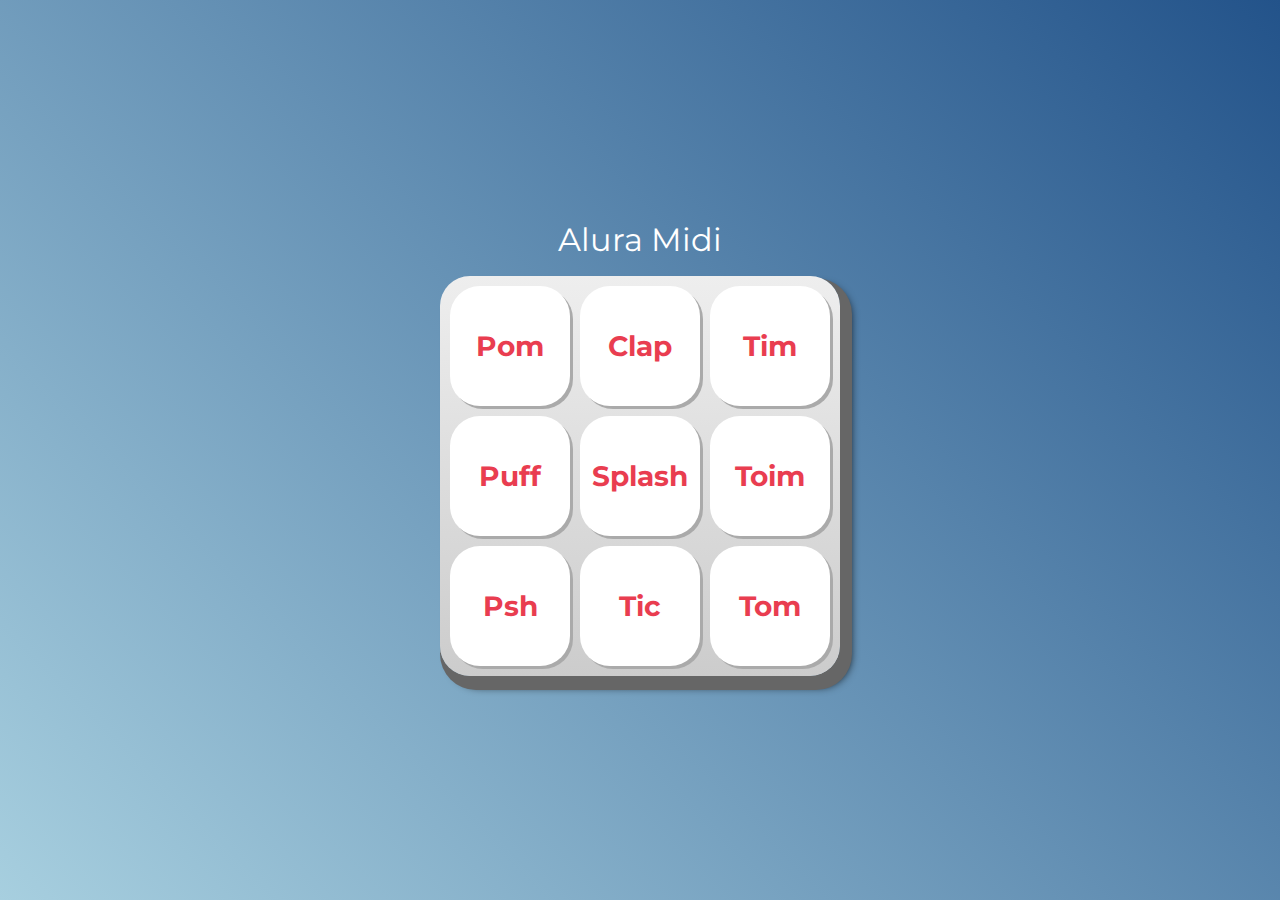
<file: Javascript_trilha/Javascript_para_web/aluramidi-curso-arquivos-iniciais/index.html>
<!DOCTYPE html>
<html lang="pt-BR">
<head>
    <meta charset="UTF-8">
    <meta http-equiv="X-UA-Compatible" content="IE=edge">
    <meta name="viewport" content="width=device-width, initial-scale=1.0">

    <title>Alura MIDI</title>

    <link rel="preconnect" href="https://fonts.googleapis.com">
    <link rel="preconnect" href="https://fonts.gstatic.com" crossorigin>
    <link href="https://fonts.googleapis.com/css2?family=Montserrat:wght@500;600&display=swap" rel="stylesheet">

    <link rel="icon" type="image/png" href="images/bateria.png">
    <link rel="stylesheet" href="css/reset.css">
    <link rel="stylesheet" href="css/estilos.css">

</head>
<body>

    <h1>Alura Midi</h1>

    <section class="teclado">
        <button class="tecla tecla_pom">Pom</button>
        <button class="tecla tecla_clap">Clap</button>
        <button class="tecla tecla_tim">Tim</button>

        <button class="tecla tecla_puff">Puff</button>
        <button class="tecla tecla_splash">Splash</button>
        <button class="tecla tecla_toim">Toim</button>

        <button class="tecla tecla_psh">Psh</button>
        <button class="tecla tecla_tic">Tic</button>
        <button class="tecla tecla_tom">Tom</button>
    </section>

    <audio src="sounds/keyq.wav" id="som_tecla_pom"></audio>
    <audio src="sounds/keyw.wav" id="som_tecla_clap"></audio>
    <audio src="sounds/keye.wav" id="som_tecla_tim"></audio>
    <audio src="sounds/keya.wav" id="som_tecla_puff"></audio>
    <audio src="sounds/keys.wav" id="som_tecla_splash"></audio>
    <audio src="sounds/keyd.wav" id="som_tecla_toim"></audio>
    <audio src="sounds/keyz.wav" id="som_tecla_psh"></audio>
    <audio src="sounds/keyx.wav" id="som_tecla_tic"></audio>
    <audio src="sounds/keyc.wav" id="som_tecla_tom"></audio>

    <script src="main.js"></script>

</body>
</html>
</file>
<file: Javascript_trilha/Javascript_para_web/aluramidi-curso-arquivos-iniciais/css/estilos.css>
:root {
  --cinza: #aaa;
  --vermelha: #e93d50;
  --vermelha-escura: #af303f;
  --branca: #fff;
  --luz: rgb(229, 255, 0);
}

body {
  align-items: center;
  background: linear-gradient(45deg, #a7cfdf 0%,#23538a 100%);
  display: flex;
  justify-content: center;
  flex-direction: column;
  font-family: 'Montserrat', sans-serif;
  min-height: 100vh;
}

h1 {
  color: var(--branca);
  margin-bottom: 20px;
  font-size: 2rem;
}

.teclado {
  background: linear-gradient(to bottom, #eeeeee 0%,#cccccc 100%);
  box-shadow: 6px 8px 0 6px #666, 10px 10px 10px #000;
  border-radius: 30px;
  display: grid;
  gap: 10px;
  grid-template-columns: repeat(3, 1fr);
  padding: 10px;
}

.tecla {
  background-color: var(--branca);
  border-radius: 30px;
  box-shadow: 3px 3px 0 var(--cinza);
  color: var(--vermelha);
  cursor: pointer;
  height: 120px;
  font-size: 1.75em;
  font-weight: bold;
  line-height: 120px;
  text-align: center;
  width: 120px;
}

.tecla.ativa,
.tecla:active {
  background-color: var(--vermelha);
  border: 4px solid  var(--vermelha);
  box-shadow: 3px 3px 0 var(--vermelha-escura) inset;
  color: var(--branca);
  outline: none;
}

.tecla.focus,
.tecla:focus {
  outline: none;
  box-shadow: 1px 1px 10px var(--luz);
}

.tecla.ativa:focus,
.tecla:active:focus {
  box-shadow: 3px 3px 0 var(--vermelha-escura) inset, 1px 1px 10px var(--luz);
}
</file>
